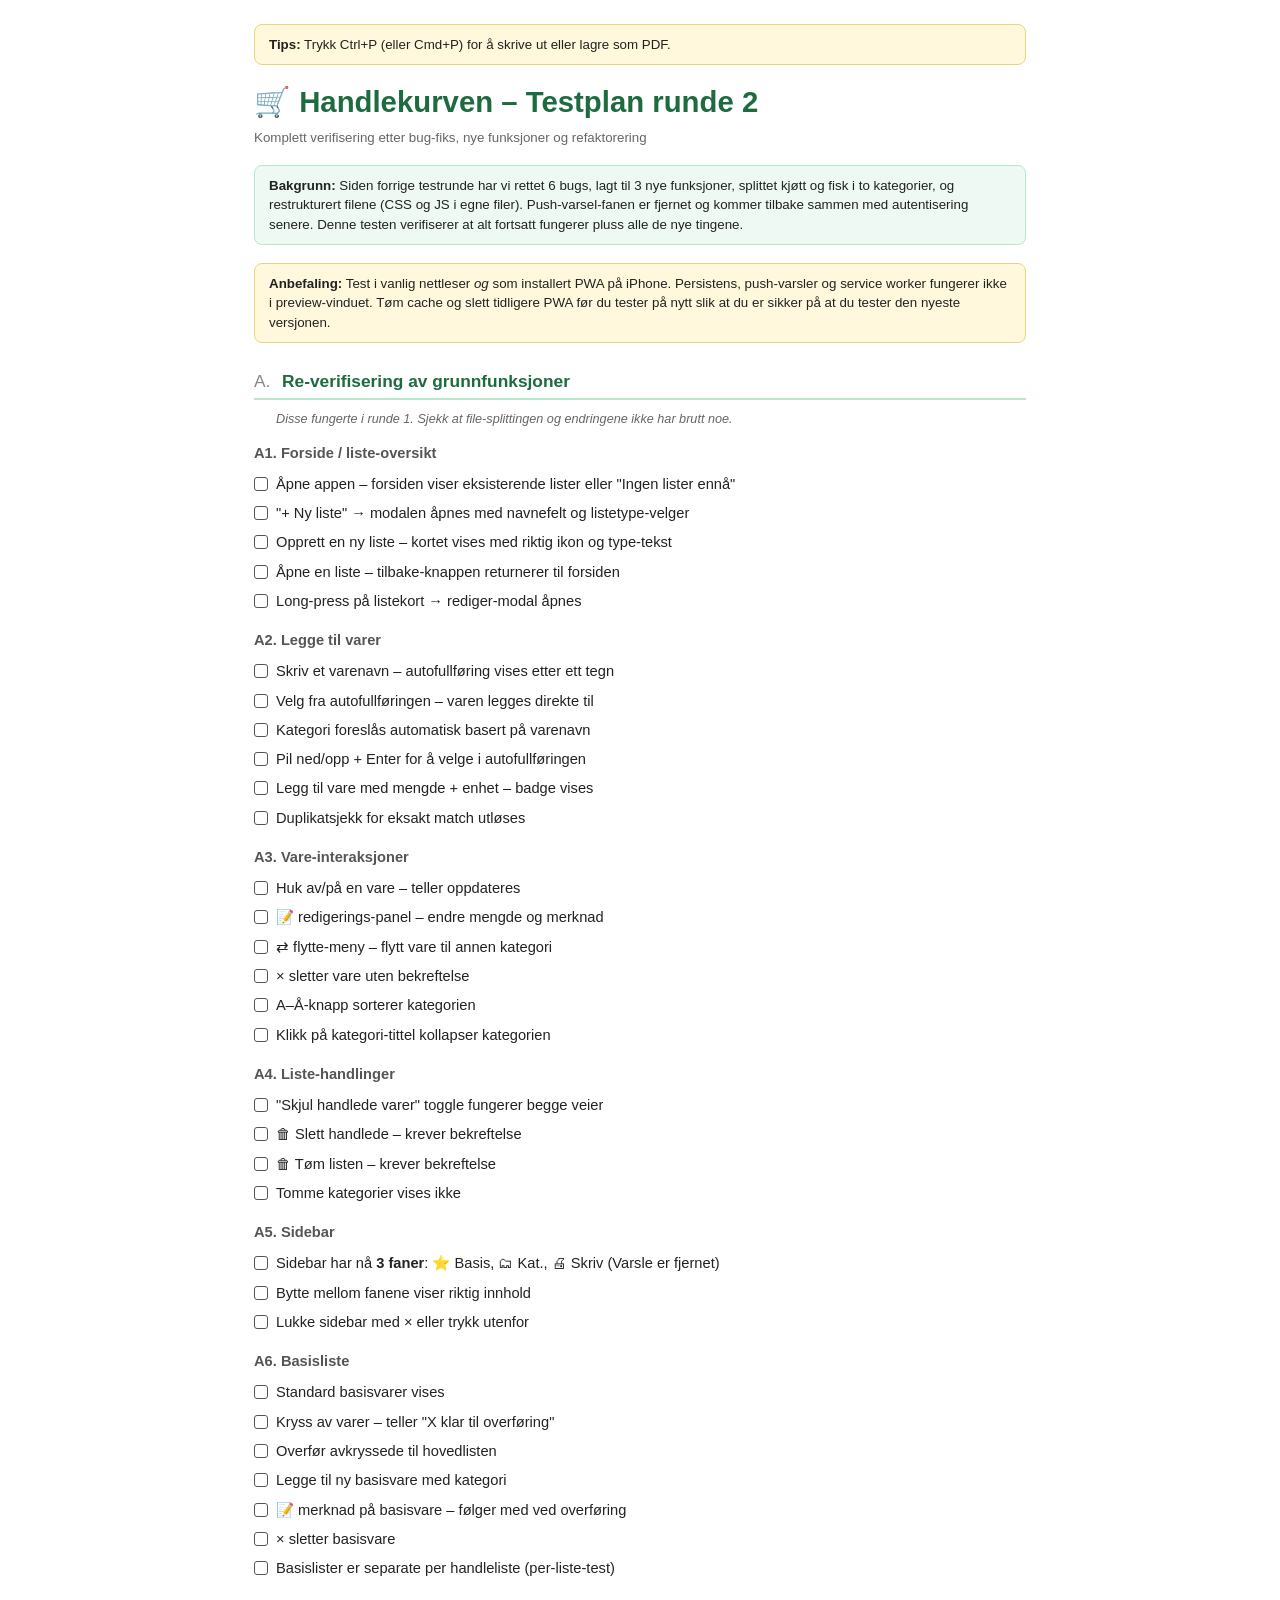
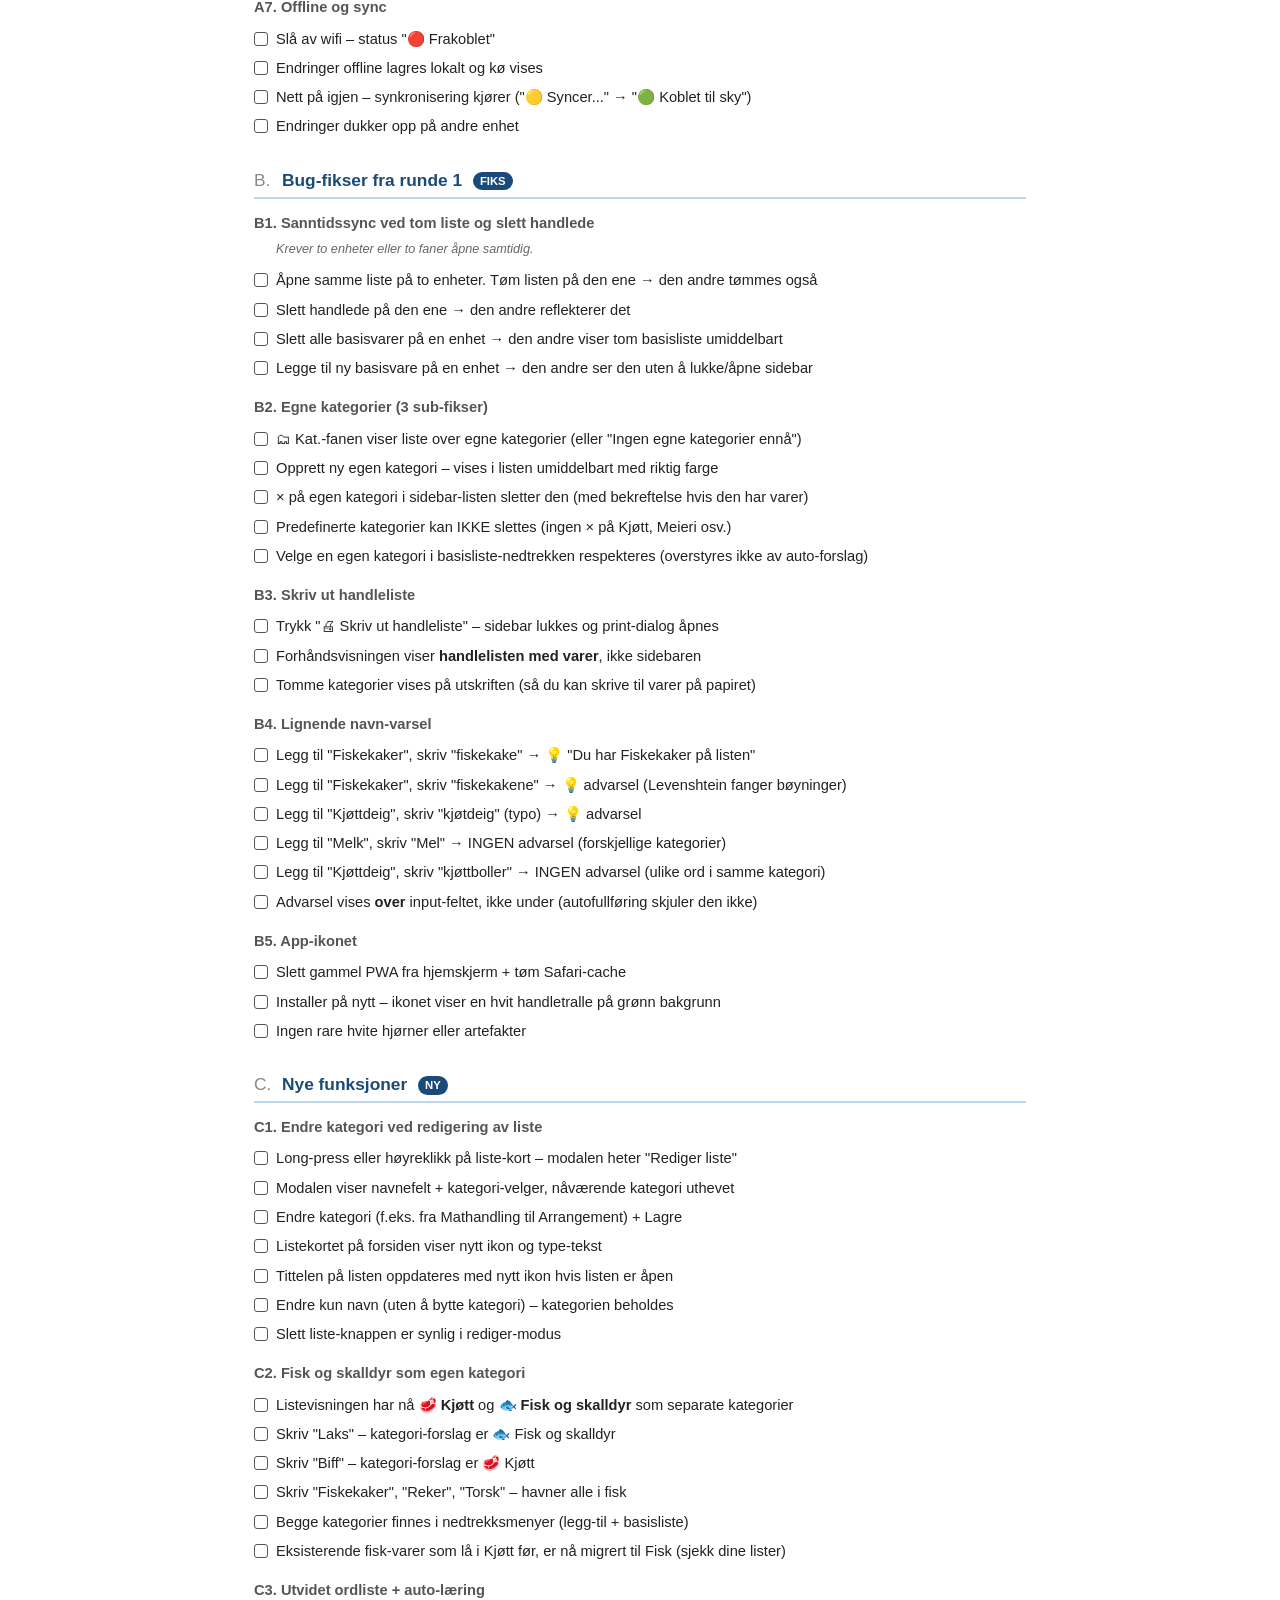
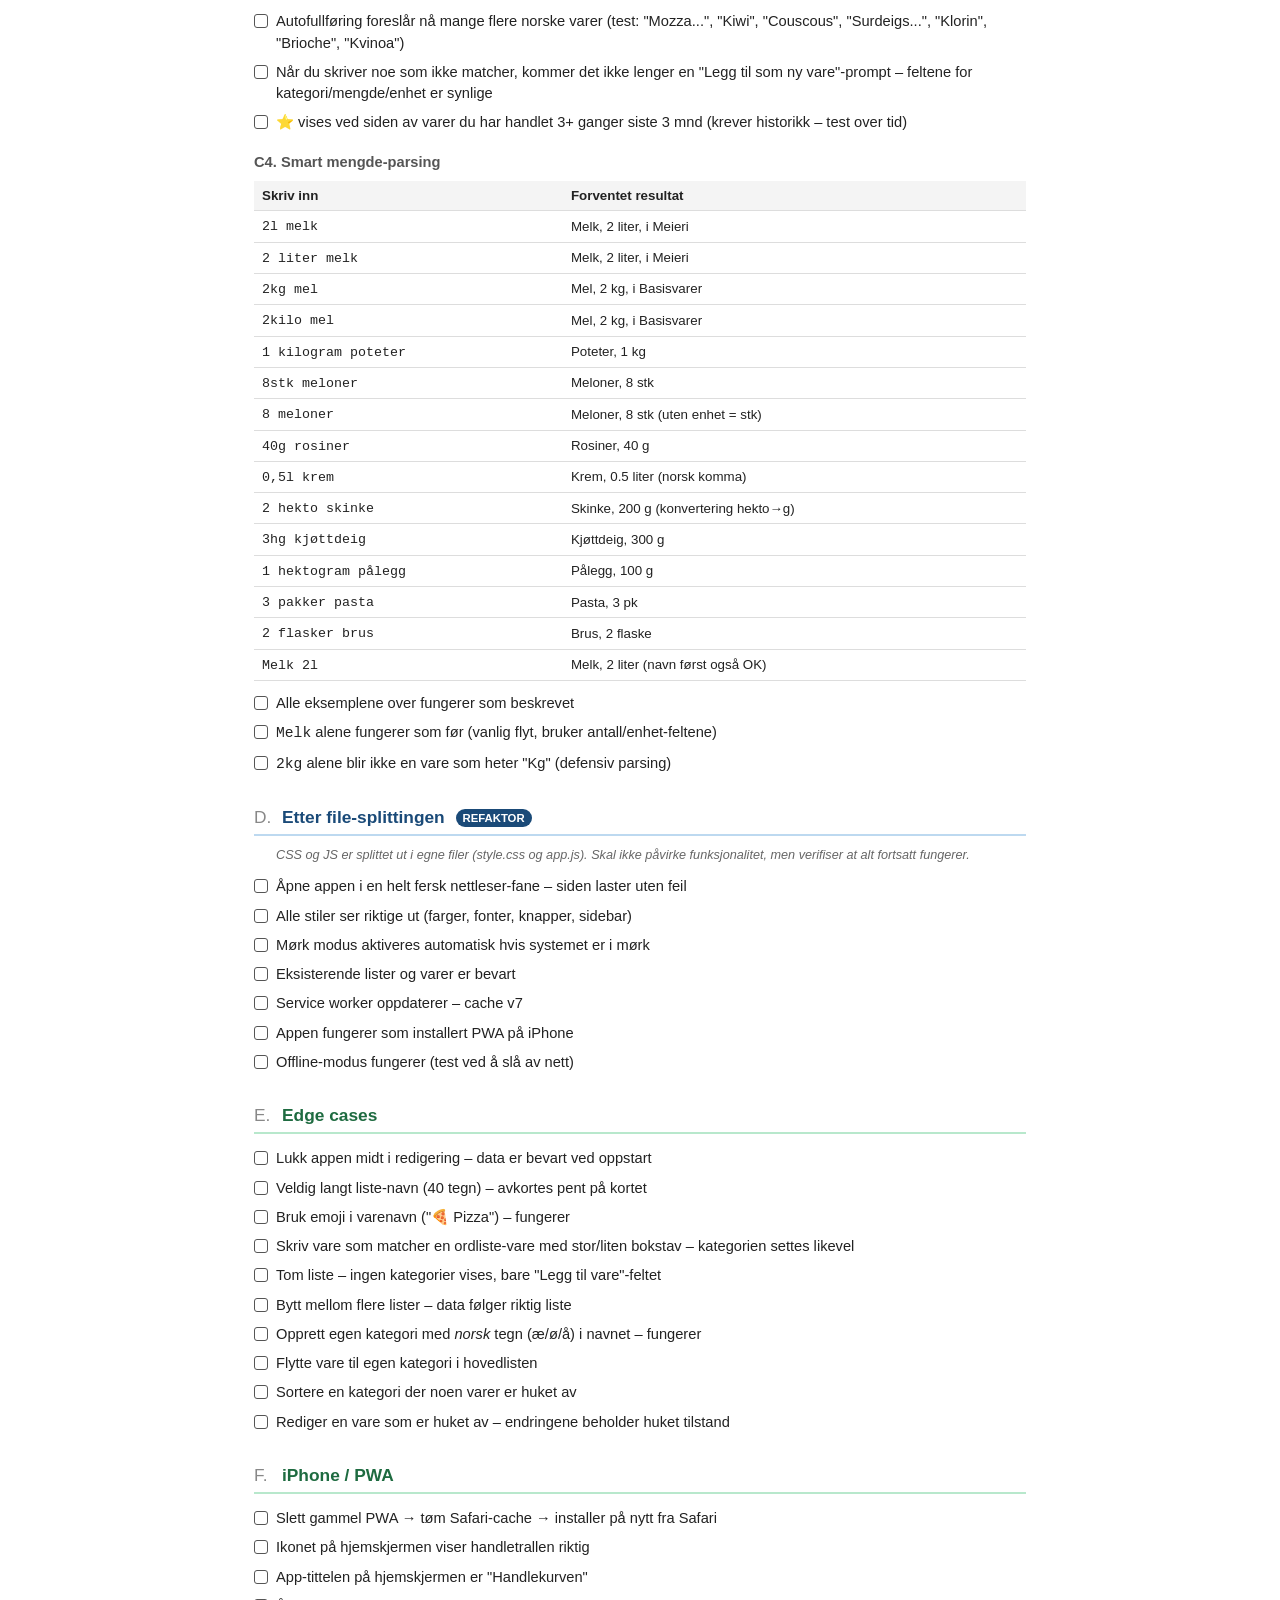
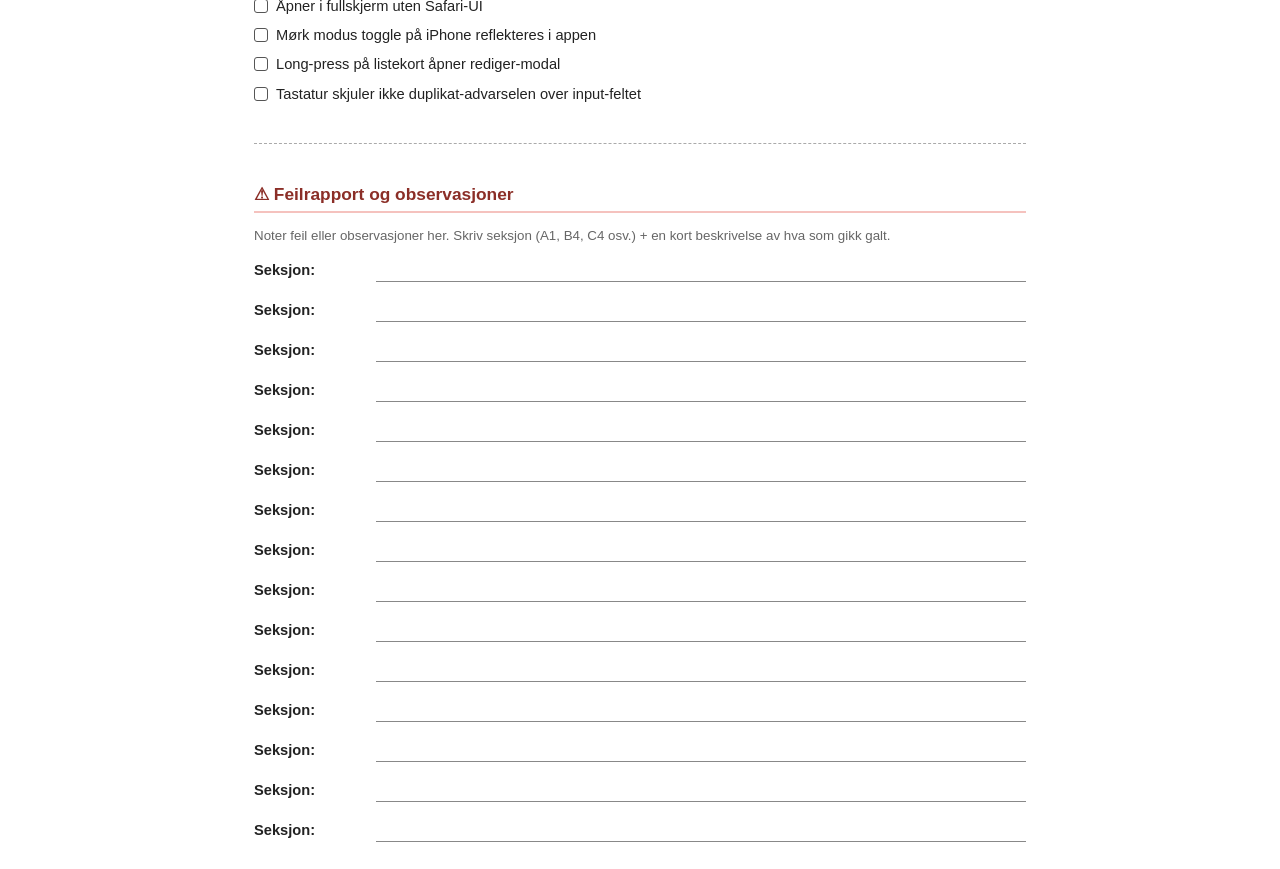
<file: testplan.html>
<!DOCTYPE html>
<html lang="no">
<head>
<meta charset="UTF-8">
<title>Handlekurven – Testplan (runde 2)</title>
<style>
  @page { size: A4; margin: 18mm 16mm; }
  * { box-sizing: border-box; }
  body {
    font-family: -apple-system, "Segoe UI", Arial, sans-serif;
    color: #222;
    max-width: 820px;
    margin: 0 auto;
    padding: 24px;
    line-height: 1.45;
    font-size: 11pt;
  }
  h1 {
    font-size: 22pt;
    margin: 0 0 4px;
    color: #1e6b40;
  }
  .undertittel { color: #666; font-size: 10pt; margin-bottom: 18px; }
  .intro, .info-boks {
    background: #eef9f3;
    border: 1px solid #b8e8cc;
    border-radius: 8px;
    padding: 10px 14px;
    font-size: 10pt;
    margin-bottom: 18px;
  }
  .info-boks {
    background: #fff8dc;
    border: 1px solid #e8d77a;
  }
  h2 {
    font-size: 13pt;
    color: #1e6b40;
    border-bottom: 2px solid #b8e8cc;
    padding-bottom: 4px;
    margin: 26px 0 10px;
    page-break-after: avoid;
  }
  h2.ny { color: #1a4a78; border-bottom-color: #bdd9f0; }
  h2 .nr {
    display: inline-block;
    width: 28px;
    color: #888;
    font-weight: normal;
  }
  h3 {
    font-size: 11pt;
    color: #555;
    margin: 14px 0 6px;
    page-break-after: avoid;
  }
  ul {
    list-style: none;
    padding: 0;
    margin: 0 0 8px;
  }
  li {
    display: flex;
    align-items: flex-start;
    gap: 8px;
    padding: 4px 0;
    page-break-inside: avoid;
  }
  .box {
    display: inline-block;
    width: 14px;
    height: 14px;
    border: 1.5px solid #555;
    border-radius: 3px;
    margin-top: 3px;
    flex-shrink: 0;
  }
  .tekst { flex: 1; }
  .merknad {
    font-style: italic;
    color: #666;
    font-size: 9.5pt;
    margin: 2px 0 8px 22px;
  }
  .feilfelt {
    border-top: 1px dashed #aaa;
    margin-top: 34px;
    padding-top: 12px;
    page-break-before: always;
  }
  .feilfelt h2 { border-bottom: 2px solid #f5c2be; color: #8b2e27; }
  .feillinje {
    display: flex;
    align-items: flex-end;
    gap: 12px;
    margin-bottom: 18px;
  }
  .feillinje .nr-felt { font-weight: bold; width: 110px; flex-shrink: 0; }
  .feillinje .strek { flex: 1; border-bottom: 1px solid #888; height: 22px; }
  .print-tips {
    background: #fff8dc;
    border: 1px solid #e8d77a;
    border-radius: 8px;
    padding: 10px 14px;
    font-size: 10pt;
    margin-bottom: 16px;
  }
  .ny-badge {
    display: inline-block;
    background: #1a4a78;
    color: white;
    font-size: 8.5pt;
    padding: 1px 7px;
    border-radius: 10px;
    margin-left: 6px;
    vertical-align: middle;
  }
  table { border-collapse: collapse; width: 100%; margin: 8px 0; font-size: 10pt; }
  th, td { text-align: left; padding: 5px 8px; border-bottom: 1px solid #ddd; }
  th { background: #f4f4f4; }
  @media print {
    .print-tips { display: none; }
    body { padding: 0; max-width: none; }
  }
</style>
</head>
<body>

<div class="print-tips">
  <strong>Tips:</strong> Trykk Ctrl+P (eller Cmd+P) for å skrive ut eller lagre som PDF.
</div>

<h1>🛒 Handlekurven – Testplan runde 2</h1>
<div class="undertittel">Komplett verifisering etter bug-fiks, nye funksjoner og refaktorering</div>

<div class="intro">
  <strong>Bakgrunn:</strong> Siden forrige testrunde har vi rettet 6 bugs, lagt til 3 nye funksjoner,
  splittet kjøtt og fisk i to kategorier, og restrukturert filene (CSS og JS i egne filer).
  Push-varsel-fanen er fjernet og kommer tilbake sammen med autentisering senere.
  Denne testen verifiserer at alt fortsatt fungerer pluss alle de nye tingene.
</div>

<div class="info-boks">
  <strong>Anbefaling:</strong> Test i vanlig nettleser <em>og</em> som installert PWA på iPhone.
  Persistens, push-varsler og service worker fungerer ikke i preview-vinduet.
  Tøm cache og slett tidligere PWA før du tester på nytt slik at du er sikker på at
  du tester den nyeste versjonen.
</div>

<!-- ============================================================ -->
<!-- DEL A — RE-VERIFISERING AV GRUNNFUNKSJONER                   -->
<!-- ============================================================ -->

<h2><span class="nr">A.</span>Re-verifisering av grunnfunksjoner</h2>
<div class="merknad">
  Disse fungerte i runde 1. Sjekk at file-splittingen og endringene ikke har brutt noe.
</div>

<h3>A1. Forside / liste-oversikt</h3>
<ul>
  <li><span class="box"></span><span class="tekst">Åpne appen – forsiden viser eksisterende lister eller "Ingen lister ennå"</span></li>
  <li><span class="box"></span><span class="tekst">"+ Ny liste" → modalen åpnes med navnefelt og listetype-velger</span></li>
  <li><span class="box"></span><span class="tekst">Opprett en ny liste – kortet vises med riktig ikon og type-tekst</span></li>
  <li><span class="box"></span><span class="tekst">Åpne en liste – tilbake-knappen returnerer til forsiden</span></li>
  <li><span class="box"></span><span class="tekst">Long-press på listekort → rediger-modal åpnes</span></li>
</ul>

<h3>A2. Legge til varer</h3>
<ul>
  <li><span class="box"></span><span class="tekst">Skriv et varenavn – autofullføring vises etter ett tegn</span></li>
  <li><span class="box"></span><span class="tekst">Velg fra autofullføringen – varen legges direkte til</span></li>
  <li><span class="box"></span><span class="tekst">Kategori foreslås automatisk basert på varenavn</span></li>
  <li><span class="box"></span><span class="tekst">Pil ned/opp + Enter for å velge i autofullføringen</span></li>
  <li><span class="box"></span><span class="tekst">Legg til vare med mengde + enhet – badge vises</span></li>
  <li><span class="box"></span><span class="tekst">Duplikatsjekk for eksakt match utløses</span></li>
</ul>

<h3>A3. Vare-interaksjoner</h3>
<ul>
  <li><span class="box"></span><span class="tekst">Huk av/på en vare – teller oppdateres</span></li>
  <li><span class="box"></span><span class="tekst">📝 redigerings-panel – endre mengde og merknad</span></li>
  <li><span class="box"></span><span class="tekst">⇄ flytte-meny – flytt vare til annen kategori</span></li>
  <li><span class="box"></span><span class="tekst">× sletter vare uten bekreftelse</span></li>
  <li><span class="box"></span><span class="tekst">A–Å-knapp sorterer kategorien</span></li>
  <li><span class="box"></span><span class="tekst">Klikk på kategori-tittel kollapser kategorien</span></li>
</ul>

<h3>A4. Liste-handlinger</h3>
<ul>
  <li><span class="box"></span><span class="tekst">"Skjul handlede varer" toggle fungerer begge veier</span></li>
  <li><span class="box"></span><span class="tekst">🗑 Slett handlede – krever bekreftelse</span></li>
  <li><span class="box"></span><span class="tekst">🗑 Tøm listen – krever bekreftelse</span></li>
  <li><span class="box"></span><span class="tekst">Tomme kategorier vises ikke</span></li>
</ul>

<h3>A5. Sidebar</h3>
<ul>
  <li><span class="box"></span><span class="tekst">Sidebar har nå <strong>3 faner</strong>: ⭐ Basis, 🗂 Kat., 🖨 Skriv (Varsle er fjernet)</span></li>
  <li><span class="box"></span><span class="tekst">Bytte mellom fanene viser riktig innhold</span></li>
  <li><span class="box"></span><span class="tekst">Lukke sidebar med × eller trykk utenfor</span></li>
</ul>

<h3>A6. Basisliste</h3>
<ul>
  <li><span class="box"></span><span class="tekst">Standard basisvarer vises</span></li>
  <li><span class="box"></span><span class="tekst">Kryss av varer – teller "X klar til overføring"</span></li>
  <li><span class="box"></span><span class="tekst">Overfør avkryssede til hovedlisten</span></li>
  <li><span class="box"></span><span class="tekst">Legge til ny basisvare med kategori</span></li>
  <li><span class="box"></span><span class="tekst">📝 merknad på basisvare – følger med ved overføring</span></li>
  <li><span class="box"></span><span class="tekst">× sletter basisvare</span></li>
  <li><span class="box"></span><span class="tekst">Basislister er separate per handleliste (per-liste-test)</span></li>
</ul>

<h3>A7. Offline og sync</h3>
<ul>
  <li><span class="box"></span><span class="tekst">Slå av wifi – status "🔴 Frakoblet"</span></li>
  <li><span class="box"></span><span class="tekst">Endringer offline lagres lokalt og kø vises</span></li>
  <li><span class="box"></span><span class="tekst">Nett på igjen – synkronisering kjører ("🟡 Syncer..." → "🟢 Koblet til sky")</span></li>
  <li><span class="box"></span><span class="tekst">Endringer dukker opp på andre enhet</span></li>
</ul>

<!-- ============================================================ -->
<!-- DEL B — BUG-FIKSER FRA RUNDE 1                               -->
<!-- ============================================================ -->

<h2 class="ny"><span class="nr">B.</span>Bug-fikser fra runde 1 <span class="ny-badge">FIKS</span></h2>

<h3>B1. Sanntidssync ved tom liste og slett handlede</h3>
<div class="merknad">Krever to enheter eller to faner åpne samtidig.</div>
<ul>
  <li><span class="box"></span><span class="tekst">Åpne samme liste på to enheter. Tøm listen på den ene → den andre tømmes også</span></li>
  <li><span class="box"></span><span class="tekst">Slett handlede på den ene → den andre reflekterer det</span></li>
  <li><span class="box"></span><span class="tekst">Slett alle basisvarer på en enhet → den andre viser tom basisliste umiddelbart</span></li>
  <li><span class="box"></span><span class="tekst">Legge til ny basisvare på en enhet → den andre ser den uten å lukke/åpne sidebar</span></li>
</ul>

<h3>B2. Egne kategorier (3 sub-fikser)</h3>
<ul>
  <li><span class="box"></span><span class="tekst">🗂 Kat.-fanen viser liste over egne kategorier (eller "Ingen egne kategorier ennå")</span></li>
  <li><span class="box"></span><span class="tekst">Opprett ny egen kategori – vises i listen umiddelbart med riktig farge</span></li>
  <li><span class="box"></span><span class="tekst">× på egen kategori i sidebar-listen sletter den (med bekreftelse hvis den har varer)</span></li>
  <li><span class="box"></span><span class="tekst">Predefinerte kategorier kan IKKE slettes (ingen × på Kjøtt, Meieri osv.)</span></li>
  <li><span class="box"></span><span class="tekst">Velge en egen kategori i basisliste-nedtrekken respekteres (overstyres ikke av auto-forslag)</span></li>
</ul>

<h3>B3. Skriv ut handleliste</h3>
<ul>
  <li><span class="box"></span><span class="tekst">Trykk "🖨 Skriv ut handleliste" – sidebar lukkes og print-dialog åpnes</span></li>
  <li><span class="box"></span><span class="tekst">Forhåndsvisningen viser <strong>handlelisten med varer</strong>, ikke sidebaren</span></li>
  <li><span class="box"></span><span class="tekst">Tomme kategorier vises på utskriften (så du kan skrive til varer på papiret)</span></li>
</ul>

<h3>B4. Lignende navn-varsel</h3>
<ul>
  <li><span class="box"></span><span class="tekst">Legg til "Fiskekaker", skriv "fiskekake" → 💡 "Du har Fiskekaker på listen"</span></li>
  <li><span class="box"></span><span class="tekst">Legg til "Fiskekaker", skriv "fiskekakene" → 💡 advarsel (Levenshtein fanger bøyninger)</span></li>
  <li><span class="box"></span><span class="tekst">Legg til "Kjøttdeig", skriv "kjøtdeig" (typo) → 💡 advarsel</span></li>
  <li><span class="box"></span><span class="tekst">Legg til "Melk", skriv "Mel" → INGEN advarsel (forskjellige kategorier)</span></li>
  <li><span class="box"></span><span class="tekst">Legg til "Kjøttdeig", skriv "kjøttboller" → INGEN advarsel (ulike ord i samme kategori)</span></li>
  <li><span class="box"></span><span class="tekst">Advarsel vises <strong>over</strong> input-feltet, ikke under (autofullføring skjuler den ikke)</span></li>
</ul>

<h3>B5. App-ikonet</h3>
<ul>
  <li><span class="box"></span><span class="tekst">Slett gammel PWA fra hjemskjerm + tøm Safari-cache</span></li>
  <li><span class="box"></span><span class="tekst">Installer på nytt – ikonet viser en hvit handletralle på grønn bakgrunn</span></li>
  <li><span class="box"></span><span class="tekst">Ingen rare hvite hjørner eller artefakter</span></li>
</ul>

<!-- ============================================================ -->
<!-- DEL C — NYE FUNKSJONER (ØNSKER FRA RUNDE 1)                  -->
<!-- ============================================================ -->

<h2 class="ny"><span class="nr">C.</span>Nye funksjoner <span class="ny-badge">NY</span></h2>

<h3>C1. Endre kategori ved redigering av liste</h3>
<ul>
  <li><span class="box"></span><span class="tekst">Long-press eller høyreklikk på liste-kort – modalen heter "Rediger liste"</span></li>
  <li><span class="box"></span><span class="tekst">Modalen viser navnefelt + kategori-velger, nåværende kategori uthevet</span></li>
  <li><span class="box"></span><span class="tekst">Endre kategori (f.eks. fra Mathandling til Arrangement) + Lagre</span></li>
  <li><span class="box"></span><span class="tekst">Listekortet på forsiden viser nytt ikon og type-tekst</span></li>
  <li><span class="box"></span><span class="tekst">Tittelen på listen oppdateres med nytt ikon hvis listen er åpen</span></li>
  <li><span class="box"></span><span class="tekst">Endre kun navn (uten å bytte kategori) – kategorien beholdes</span></li>
  <li><span class="box"></span><span class="tekst">Slett liste-knappen er synlig i rediger-modus</span></li>
</ul>

<h3>C2. Fisk og skalldyr som egen kategori</h3>
<ul>
  <li><span class="box"></span><span class="tekst">Listevisningen har nå <strong>🥩 Kjøtt</strong> og <strong>🐟 Fisk og skalldyr</strong> som separate kategorier</span></li>
  <li><span class="box"></span><span class="tekst">Skriv "Laks" – kategori-forslag er 🐟 Fisk og skalldyr</span></li>
  <li><span class="box"></span><span class="tekst">Skriv "Biff" – kategori-forslag er 🥩 Kjøtt</span></li>
  <li><span class="box"></span><span class="tekst">Skriv "Fiskekaker", "Reker", "Torsk" – havner alle i fisk</span></li>
  <li><span class="box"></span><span class="tekst">Begge kategorier finnes i nedtrekksmenyer (legg-til + basisliste)</span></li>
  <li><span class="box"></span><span class="tekst">Eksisterende fisk-varer som lå i Kjøtt før, er nå migrert til Fisk (sjekk dine lister)</span></li>
</ul>

<h3>C3. Utvidet ordliste + auto-læring</h3>
<ul>
  <li><span class="box"></span><span class="tekst">Autofullføring foreslår nå mange flere norske varer (test: "Mozza...", "Kiwi", "Couscous", "Surdeigs...", "Klorin", "Brioche", "Kvinoa")</span></li>
  <li><span class="box"></span><span class="tekst">Når du skriver noe som ikke matcher, kommer det ikke lenger en "Legg til som ny vare"-prompt – feltene for kategori/mengde/enhet er synlige</span></li>
  <li><span class="box"></span><span class="tekst">⭐ vises ved siden av varer du har handlet 3+ ganger siste 3 mnd (krever historikk – test over tid)</span></li>
</ul>

<h3>C4. Smart mengde-parsing</h3>
<table>
  <tr><th>Skriv inn</th><th>Forventet resultat</th></tr>
  <tr><td><code>2l melk</code></td><td>Melk, 2 liter, i Meieri</td></tr>
  <tr><td><code>2 liter melk</code></td><td>Melk, 2 liter, i Meieri</td></tr>
  <tr><td><code>2kg mel</code></td><td>Mel, 2 kg, i Basisvarer</td></tr>
  <tr><td><code>2kilo mel</code></td><td>Mel, 2 kg, i Basisvarer</td></tr>
  <tr><td><code>1 kilogram poteter</code></td><td>Poteter, 1 kg</td></tr>
  <tr><td><code>8stk meloner</code></td><td>Meloner, 8 stk</td></tr>
  <tr><td><code>8 meloner</code></td><td>Meloner, 8 stk (uten enhet = stk)</td></tr>
  <tr><td><code>40g rosiner</code></td><td>Rosiner, 40 g</td></tr>
  <tr><td><code>0,5l krem</code></td><td>Krem, 0.5 liter (norsk komma)</td></tr>
  <tr><td><code>2 hekto skinke</code></td><td>Skinke, 200 g (konvertering hekto→g)</td></tr>
  <tr><td><code>3hg kjøttdeig</code></td><td>Kjøttdeig, 300 g</td></tr>
  <tr><td><code>1 hektogram pålegg</code></td><td>Pålegg, 100 g</td></tr>
  <tr><td><code>3 pakker pasta</code></td><td>Pasta, 3 pk</td></tr>
  <tr><td><code>2 flasker brus</code></td><td>Brus, 2 flaske</td></tr>
  <tr><td><code>Melk 2l</code></td><td>Melk, 2 liter (navn først også OK)</td></tr>
</table>
<ul>
  <li><span class="box"></span><span class="tekst">Alle eksemplene over fungerer som beskrevet</span></li>
  <li><span class="box"></span><span class="tekst"><code>Melk</code> alene fungerer som før (vanlig flyt, bruker antall/enhet-feltene)</span></li>
  <li><span class="box"></span><span class="tekst"><code>2kg</code> alene blir ikke en vare som heter "Kg" (defensiv parsing)</span></li>
</ul>

<!-- ============================================================ -->
<!-- DEL D — REFAKTORERING                                        -->
<!-- ============================================================ -->

<h2 class="ny"><span class="nr">D.</span>Etter file-splittingen <span class="ny-badge">REFAKTOR</span></h2>
<div class="merknad">
  CSS og JS er splittet ut i egne filer (style.css og app.js). Skal ikke
  påvirke funksjonalitet, men verifiser at alt fortsatt fungerer.
</div>
<ul>
  <li><span class="box"></span><span class="tekst">Åpne appen i en helt fersk nettleser-fane – siden laster uten feil</span></li>
  <li><span class="box"></span><span class="tekst">Alle stiler ser riktige ut (farger, fonter, knapper, sidebar)</span></li>
  <li><span class="box"></span><span class="tekst">Mørk modus aktiveres automatisk hvis systemet er i mørk</span></li>
  <li><span class="box"></span><span class="tekst">Eksisterende lister og varer er bevart</span></li>
  <li><span class="box"></span><span class="tekst">Service worker oppdaterer – cache v7</span></li>
  <li><span class="box"></span><span class="tekst">Appen fungerer som installert PWA på iPhone</span></li>
  <li><span class="box"></span><span class="tekst">Offline-modus fungerer (test ved å slå av nett)</span></li>
</ul>

<!-- ============================================================ -->
<!-- DEL E — EDGE CASES OG SPESIELLE TILFELLER                    -->
<!-- ============================================================ -->

<h2><span class="nr">E.</span>Edge cases</h2>
<ul>
  <li><span class="box"></span><span class="tekst">Lukk appen midt i redigering – data er bevart ved oppstart</span></li>
  <li><span class="box"></span><span class="tekst">Veldig langt liste-navn (40 tegn) – avkortes pent på kortet</span></li>
  <li><span class="box"></span><span class="tekst">Bruk emoji i varenavn ("🍕 Pizza") – fungerer</span></li>
  <li><span class="box"></span><span class="tekst">Skriv vare som matcher en ordliste-vare med stor/liten bokstav – kategorien settes likevel</span></li>
  <li><span class="box"></span><span class="tekst">Tom liste – ingen kategorier vises, bare "Legg til vare"-feltet</span></li>
  <li><span class="box"></span><span class="tekst">Bytt mellom flere lister – data følger riktig liste</span></li>
  <li><span class="box"></span><span class="tekst">Opprett egen kategori med <em>norsk</em> tegn (æ/ø/å) i navnet – fungerer</span></li>
  <li><span class="box"></span><span class="tekst">Flytte vare til egen kategori i hovedlisten</span></li>
  <li><span class="box"></span><span class="tekst">Sortere en kategori der noen varer er huket av</span></li>
  <li><span class="box"></span><span class="tekst">Rediger en vare som er huket av – endringene beholder huket tilstand</span></li>
</ul>

<!-- ============================================================ -->
<!-- DEL F — IPHONE / PWA-SPESIFIKT                               -->
<!-- ============================================================ -->

<h2><span class="nr">F.</span>iPhone / PWA</h2>
<ul>
  <li><span class="box"></span><span class="tekst">Slett gammel PWA → tøm Safari-cache → installer på nytt fra Safari</span></li>
  <li><span class="box"></span><span class="tekst">Ikonet på hjemskjermen viser handletrallen riktig</span></li>
  <li><span class="box"></span><span class="tekst">App-tittelen på hjemskjermen er "Handlekurven"</span></li>
  <li><span class="box"></span><span class="tekst">Åpner i fullskjerm uten Safari-UI</span></li>
  <li><span class="box"></span><span class="tekst">Mørk modus toggle på iPhone reflekteres i appen</span></li>
  <li><span class="box"></span><span class="tekst">Long-press på listekort åpner rediger-modal</span></li>
  <li><span class="box"></span><span class="tekst">Tastatur skjuler ikke duplikat-advarselen over input-feltet</span></li>
</ul>

<!-- ============================================================ -->
<!-- FEILRAPPORT                                                  -->
<!-- ============================================================ -->

<div class="feilfelt">
  <h2>⚠ Feilrapport og observasjoner</h2>
  <p style="font-size:10pt;color:#666;margin-bottom:14px;">
    Noter feil eller observasjoner her. Skriv seksjon (A1, B4, C4 osv.) + en kort beskrivelse av hva som gikk galt.
  </p>

  <div class="feillinje"><span class="nr-felt">Seksjon:</span><span class="strek"></span></div>
  <div class="feillinje"><span class="nr-felt">Seksjon:</span><span class="strek"></span></div>
  <div class="feillinje"><span class="nr-felt">Seksjon:</span><span class="strek"></span></div>
  <div class="feillinje"><span class="nr-felt">Seksjon:</span><span class="strek"></span></div>
  <div class="feillinje"><span class="nr-felt">Seksjon:</span><span class="strek"></span></div>
  <div class="feillinje"><span class="nr-felt">Seksjon:</span><span class="strek"></span></div>
  <div class="feillinje"><span class="nr-felt">Seksjon:</span><span class="strek"></span></div>
  <div class="feillinje"><span class="nr-felt">Seksjon:</span><span class="strek"></span></div>
  <div class="feillinje"><span class="nr-felt">Seksjon:</span><span class="strek"></span></div>
  <div class="feillinje"><span class="nr-felt">Seksjon:</span><span class="strek"></span></div>
  <div class="feillinje"><span class="nr-felt">Seksjon:</span><span class="strek"></span></div>
  <div class="feillinje"><span class="nr-felt">Seksjon:</span><span class="strek"></span></div>
  <div class="feillinje"><span class="nr-felt">Seksjon:</span><span class="strek"></span></div>
  <div class="feillinje"><span class="nr-felt">Seksjon:</span><span class="strek"></span></div>
  <div class="feillinje"><span class="nr-felt">Seksjon:</span><span class="strek"></span></div>
</div>

</body>
</html>
</file>
